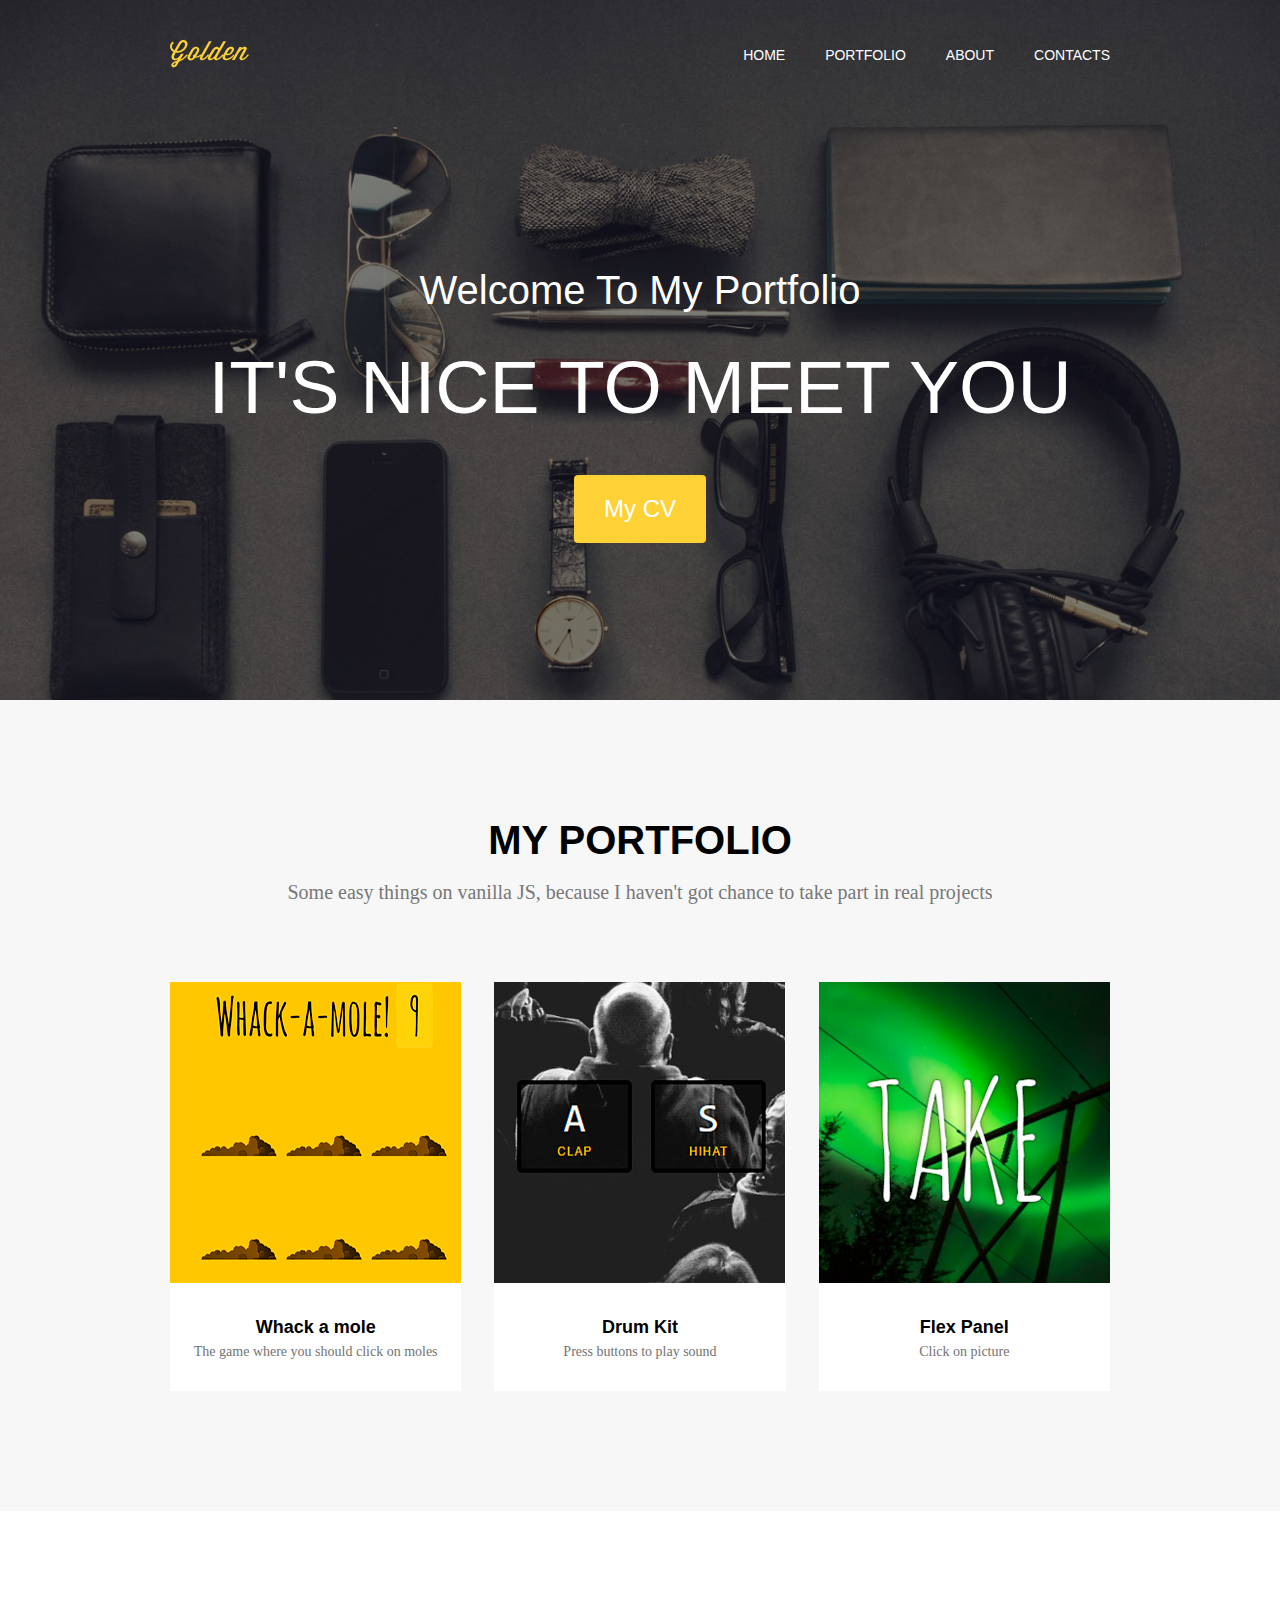
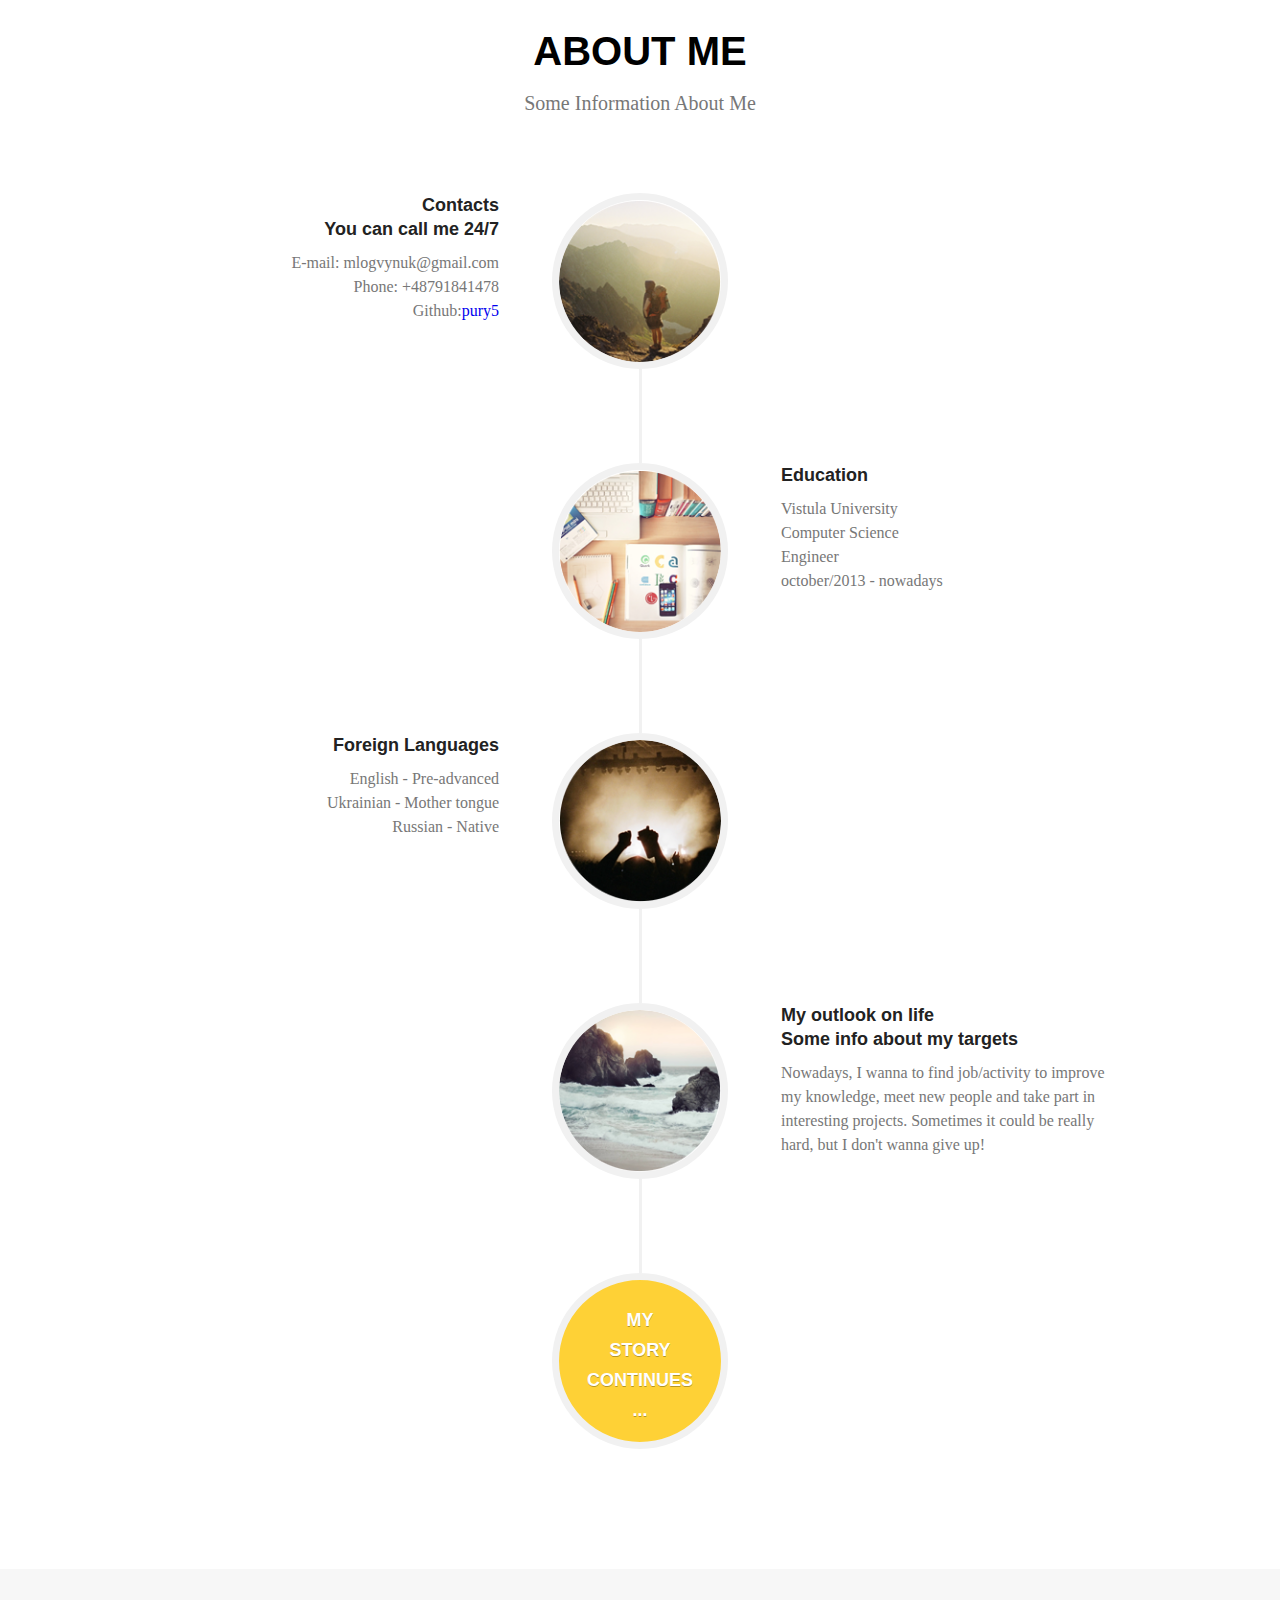
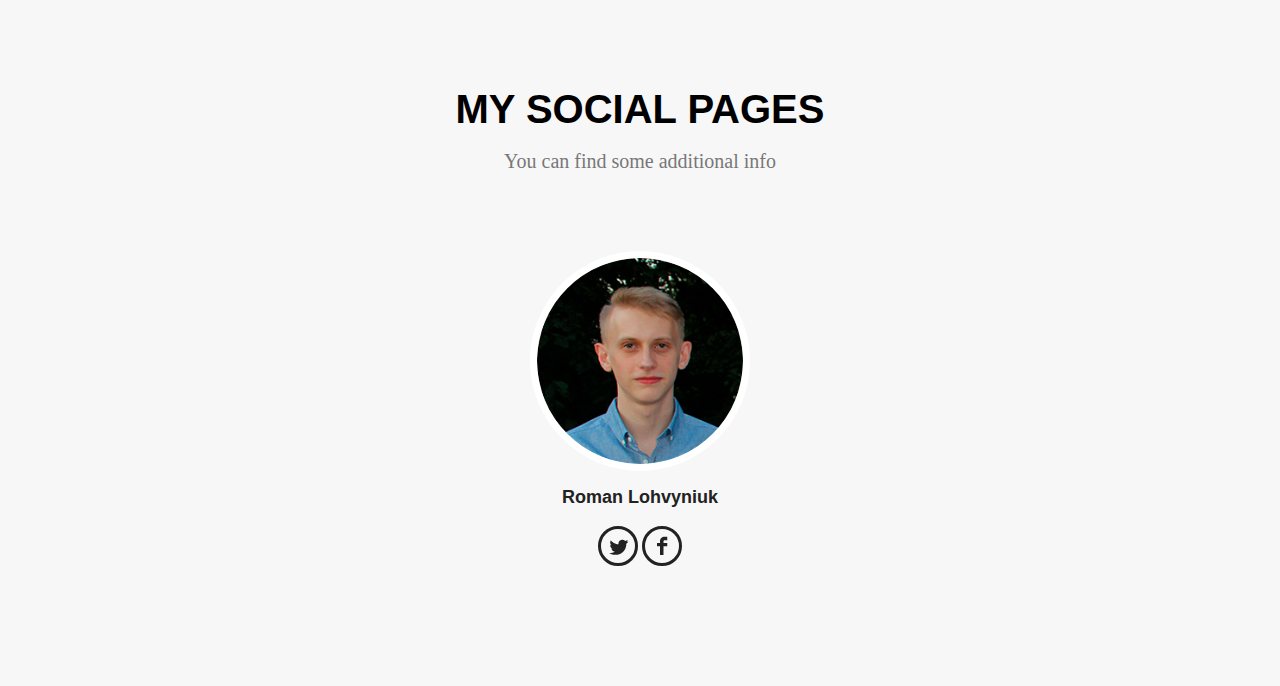
<file: index.html>
<!DOCTYPE html>
<html lang="en">
<head>
    <meta charset="UTF-8">
    <title>Roman Lohvyniuk - Portfolio</title>
    <link rel="icon" href="imgs/favicon.ico">
    <link rel="stylesheet" href="css/reset.css">
    <link rel="stylesheet" href="css/main.css">
    <script src="js/jquery-3.1.1.min.js"></script>
    <script src="js/main.js"></script>



</head>
<body>
<div id="scrollup"><img alt="Прокрутить вверх" src="imgs/up-arrow.png"></div>
<div id="wrapper">
    <header id="header">
        <div class="container">
            <div class="logo">
                <a href="index.html"><img src="imgs/header/Logo.png" alt="Golden"></a>
            </div>
            <nav>
                <ul>
                    <li id="nav-home"><a href="#" >Home</a></li>
                    <li id="nav-portfolio"><a href="#" >Portfolio</a></li>
                    <li id="nav-about"><a href="#">About</a></li>
                    <li id="nav-contacts"><a href="#">Contacts</a></li>
                </ul>
            </nav>
        </div>
    </header>
    <div id="home">
        <div class="container">
            <h3>Welcome To my Portfolio</h3>
            <h1>It's nice to meet you</h1>
            <button class="btn"><a href="https://drive.google.com/open?id=0B27Pe-iVgTqqVDUybFpZTFFhQ0E" target="_blank">My CV</a></button>
        </div>
    </div>
    <div id="portfolio" class="box">
        <div class="container">
            <h2 class="title" id="portfolio-jquery">My Portfolio</h2>
            <p class="descr">Some easy things on vanilla JS, because I haven't got chance to take part in real projects</p>
            <div class="portfolio-wrap">
            <div class="portfolio-item">
                <a href="projects/mole/whack-a-mole.html" target="_blank"><img src="imgs/portfolio/whak-a-mole.png" alt=""></a>
                <div class="p-item-footer">
                    <h4 class="item-title">Whack a mole</h4>
                    <span>The game where you should click on moles</span>
                </div>
            </div>
            <div class="portfolio-item">
                <a href="projects/drums/index.html" target="_blank"><img src="imgs/portfolio/drums.jpg" alt=""></a>
                <div class="p-item-footer">
                    <h4 class="item-title">Drum Kit</h4>
                    <span>Press buttons to play sound</span>
                </div>
            </div>
            <div class="portfolio-item">
                <a href="projects/flex/index.html" target="_blank"> <img src="imgs/portfolio/flex.jpg" alt=""></a>
                <div class="p-item-footer">
                    <h4 class="item-title">Flex Panel</h4>
                    <span>Click on picture</span>
                </div>
            </div>
            </div>
        </div>
    </div>
    <div id="about" name="about" class="about">
        <div class="container">
            <h2 class="title">About Me</h2>
            <p class="descr">Some Information About Me</p>
            <div class="about-wrap">
                <div class="about-item clearfix">
                    <div class="about-text left text-right">
                        <h5 class="title">Contacts<br/> You can call me 24/7 </h5>
                       <p> E-mail: mlogvynuk@gmail.com<br/>
                           Phone: +48791841478<br/>
                           Github:<a href="https://github.com/pury5">pury5</a>
                        </p>
                    </div>
                    <div class="about-img left">
                        <img src="imgs/about/Image3.png"/></div>
                </div>
                <div class="about-item clearfix">
                    <div class="about-text right text-left">
                        <h5 class="title">Education</h5>
                        <p>
                            Vistula University<br/>
                            Computer Science<br/>
                            Engineer<br/>
                            october/2013 - nowadays
                        </p>
                    </div>
                    <div class="about-img right">
                        <img src="imgs/about/Image.png"/></div>
                </div>
                <div class="about-item clearfix">
                    <div class="about-text left text-right">
                        <h5 class="title">Foreign Languages</h5>
                        <p>
                            English - Pre-advanced<br/>
                            Ukrainian - Mother tongue<br/>
                            Russian -  Native
                        </p>
                    </div>
                    <div class="about-img left">
                        <img src="imgs/about/Image4.png"/></div>
                </div>
                <div class="about-item clearfix">
                    <div class="about-text right text-left">
                        <h5 class="title">My outlook on life <br/>Some info about my targets</h5>
                        <p>Nowadays, I wanna to find job/activity to improve my knowledge,
                            meet new people and take part in interesting projects.
                            Sometimes it could be really hard, but I don't wanna give up!
                        </p>
                    </div>
                    <div class="about-img right">
                        <img src="imgs/about/Image2.png"/>
                    </div>
                </div>
                <p class="about-link">My <br /> Story <br/> Continues<br/> ...</p>
            </div>
        </div>
    </div>

    <div id="contacts" class="box">
        <div class="container">
            <h2 class="title">My Social Pages</h2>
            <p class="descr">You can find some additional info</p>
            <div class="social-wrap clearfix">
                <div class="team-item">
                    <img src="imgs/Info/Container.png" width="220" height="220" alt=""/>
                    <h5 class="title">Roman Lohvyniuk</h5>
                    <div class="social">
                        <a href="https://twitter.com/RomanLogvyniuk" class="ic-tw">&nbsp;</a>
                        <a href="https://www.facebook.com/roman.logvyniuk" class="ic-fb">&nbsp;</a>
                    </div>
                </div>
            </div>
        </div>
    </div>
</div>
</body>
</html>
</file>
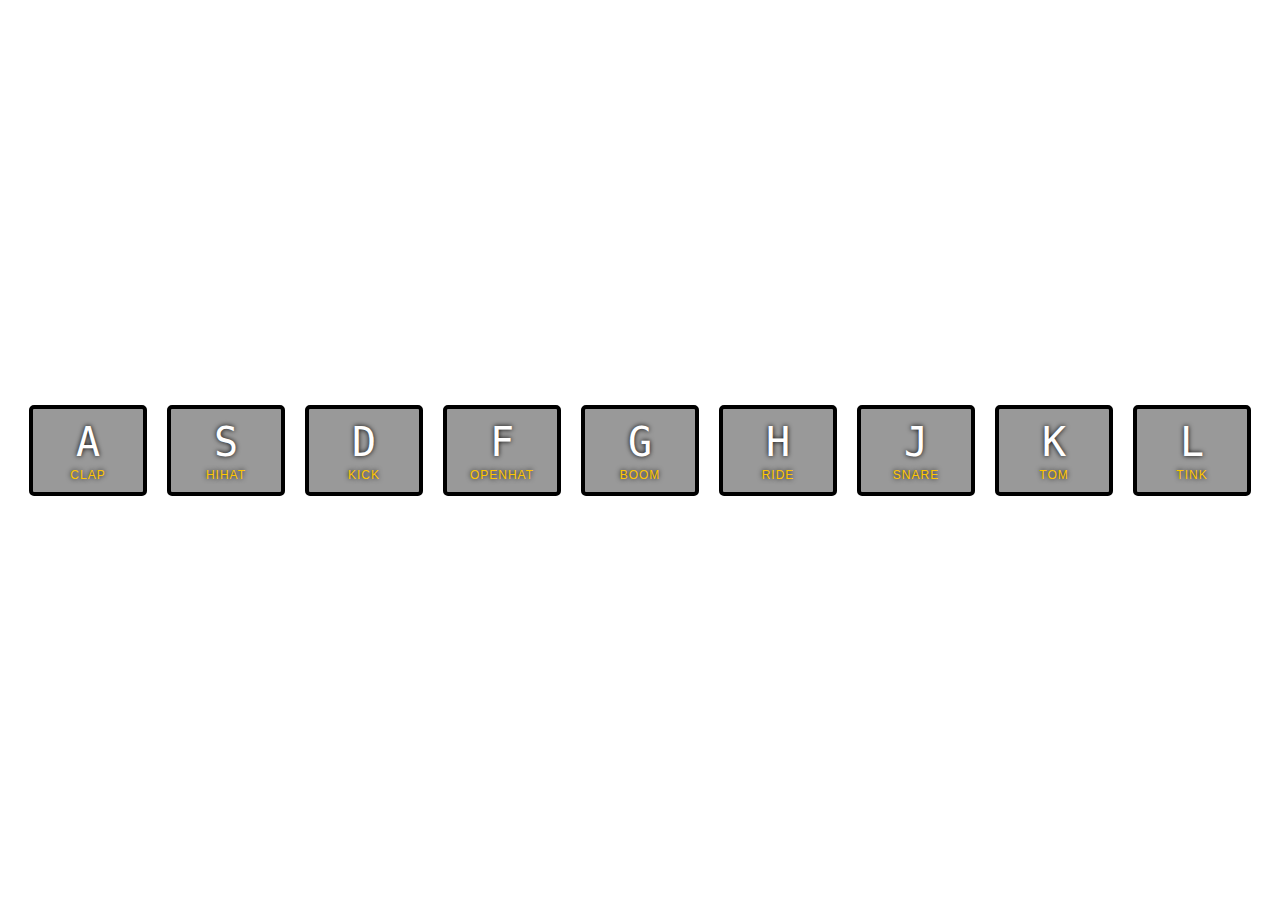
<file: projects/drums/index.html>
<!DOCTYPE html>
<html lang="en">
<head>
  <meta charset="UTF-8">
  <title>JS Drum Kit</title>
  <link rel="stylesheet" href="style.css">
</head>
<body>


  <div class="keys">
    <div data-key="65" class="key">
      <kbd>A</kbd>
      <span class="sound">clap</span>
    </div>
    <div data-key="83" class="key">
      <kbd>S</kbd>
      <span class="sound">hihat</span>
    </div>
    <div data-key="68" class="key">
      <kbd>D</kbd>
      <span class="sound">kick</span>
    </div>
    <div data-key="70" class="key">
      <kbd>F</kbd>
      <span class="sound">openhat</span>
    </div>
    <div data-key="71" class="key">
      <kbd>G</kbd>
      <span class="sound">boom</span>
    </div>
    <div data-key="72" class="key">
      <kbd>H</kbd>
      <span class="sound">ride</span>
    </div>
    <div data-key="74" class="key">
      <kbd>J</kbd>
      <span class="sound">snare</span>
    </div>
    <div data-key="75" class="key">
      <kbd>K</kbd>
      <span class="sound">tom</span>
    </div>
    <div data-key="76" class="key">
      <kbd>L</kbd>
      <span class="sound">tink</span>
    </div>
  </div>

  <audio data-key="65" src="sounds/clap.wav"></audio>
  <audio data-key="83" src="sounds/hihat.wav"></audio>
  <audio data-key="68" src="sounds/kick.wav"></audio>
  <audio data-key="70" src="sounds/openhat.wav"></audio>
  <audio data-key="71" src="sounds/boom.wav"></audio>
  <audio data-key="72" src="sounds/ride.wav"></audio>
  <audio data-key="74" src="sounds/snare.wav"></audio>
  <audio data-key="75" src="sounds/tom.wav"></audio>
  <audio data-key="76" src="sounds/tink.wav"></audio>

<script>
  function removeTransition(e) {
    if (e.propertyName !== 'transform') return;
    e.target.classList.remove('playing');
  }

  function playSound(e) {
    const audio = document.querySelector(`audio[data-key="${e.keyCode}"]`);
    const key = document.querySelector(`div[data-key="${e.keyCode}"]`);
    if (!audio) return;

    key.classList.add('playing');
    audio.currentTime = 0;
    audio.play();
  }

  const keys = Array.from(document.querySelectorAll('.key'));
  keys.forEach(key => key.addEventListener('transitionend', removeTransition));
  window.addEventListener('keydown', playSound);
</script>


</body>
</html>
</file>
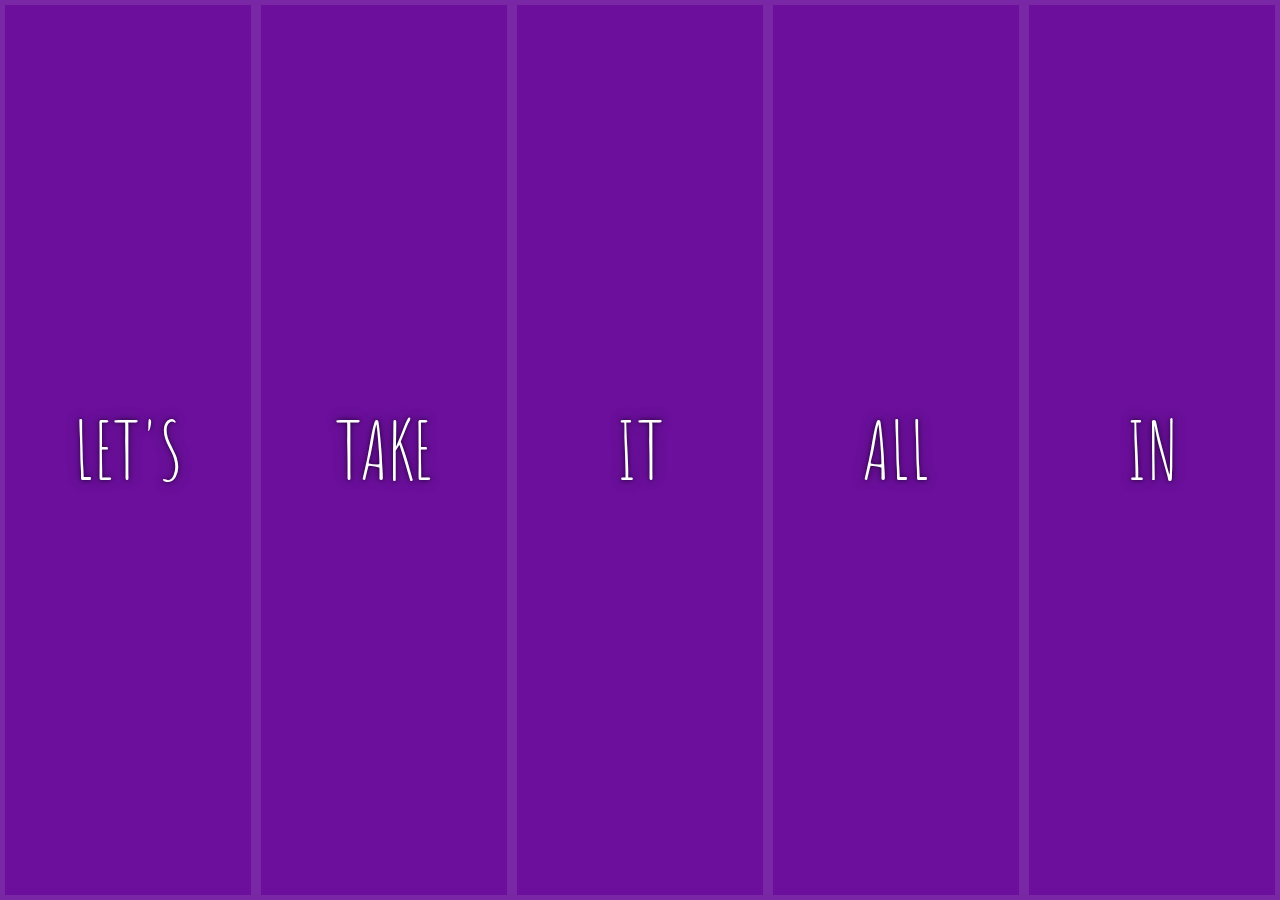
<file: projects/flex/index.html>
<!DOCTYPE html>
<html lang="en">
<head>
  <meta charset="UTF-8">
  <title>Flex Panels</title>
  <link href='https://fonts.googleapis.com/css?family=Amatic+SC' rel='stylesheet' type='text/css'>
</head>
<body>
  <style>
    html {
      box-sizing: border-box;
      background:#ffc600;
      font-family:'helvetica neue';
      font-size: 20px;
      font-weight: 200;
    }
    body {
      margin: 0;
    }
    *, *:before, *:after {
      box-sizing: inherit;
    }

    .panels {
      min-height:100vh;
      overflow: hidden;
      display: flex;
    }

    .panel {
      background:#6B0F9C;
      box-shadow:inset 0 0 0 5px rgba(255,255,255,0.1);
      color:white;
      text-align: center;
      align-items:center;
      /* Safari transitionend event.propertyName === flex */
      /* Chrome + FF transitionend event.propertyName === flex-grow */
      transition:
        font-size 0.7s cubic-bezier(0.61,-0.19, 0.7,-0.11),
        flex 0.7s cubic-bezier(0.61,-0.19, 0.7,-0.11),
        background 0.2s;
      font-size: 20px;
      background-size:cover;
      background-position:center;
      flex: 1;
      justify-content: center;
      display: flex;
      flex-direction: column;
    }


    .panel1 { background-image:url(https://source.unsplash.com/gYl-UtwNg_I/1500x1500); }
    .panel2 { background-image:url(https://source.unsplash.com/1CD3fd8kHnE/1500x1500); }
    .panel3 { background-image:url(https://images.unsplash.com/photo-1465188162913-8fb5709d6d57?ixlib=rb-0.3.5&q=80&fm=jpg&crop=faces&cs=tinysrgb&w=1500&h=1500&fit=crop&s=967e8a713a4e395260793fc8c802901d); }
    .panel4 { background-image:url(https://source.unsplash.com/ITjiVXcwVng/1500x1500); }
    .panel5 { background-image:url(https://source.unsplash.com/3MNzGlQM7qs/1500x1500); }

    /* Flex Items */
    .panel > * {
      margin:0;
      width: 100%;
      transition:transform 0.5s;
      flex: 1 0 auto;
      display:flex;
      justify-content: center;
      align-items: center;
    }

    .panel > *:first-child { transform: translateY(-100%); }
    .panel.open-active > *:first-child { transform: translateY(0); }
    .panel > *:last-child { transform: translateY(100%); }
    .panel.open-active > *:last-child { transform: translateY(0); }

    .panel p {
      text-transform: uppercase;
      font-family: 'Amatic SC', cursive;
      text-shadow:0 0 4px rgba(0, 0, 0, 0.72), 0 0 14px rgba(0, 0, 0, 0.45);
      font-size: 2em;
    }
    .panel p:nth-child(2) {
      font-size: 4em;
    }

    .panel.open {
      flex: 5;
      font-size:40px;
    }

    .cta {
      color:white;
      text-decoration: none;
    }

  </style>


  <div class="panels">
    <div class="panel panel1">
      <p>Hey</p>
      <p>Let's</p>
      <p>Dance</p>
    </div>
    <div class="panel panel2">
      <p>Give</p>
      <p>Take</p>
      <p>Receive</p>
    </div>
    <div class="panel panel3">
      <p>Experience</p>
      <p>It</p>
      <p>Today</p>
    </div>
    <div class="panel panel4">
      <p>Give</p>
      <p>All</p>
      <p>You can</p>
    </div>
    <div class="panel panel5">
      <p>Life</p>
      <p>In</p>
      <p>Motion</p>
    </div>
  </div>

  <script>
    const panels = document.querySelectorAll('.panel');

    function toggleOpen() {
      console.log('Hello');
      this.classList.toggle('open');
    }

    function toggleActive(e) {
      console.log(e.propertyName);
      if (e.propertyName.includes('flex')) {
        this.classList.toggle('open-active');
      }
    }

    panels.forEach(panel => panel.addEventListener('click', toggleOpen));
    panels.forEach(panel => panel.addEventListener('transitionend', toggleActive));
  </script>

</body>
</html>
</file>
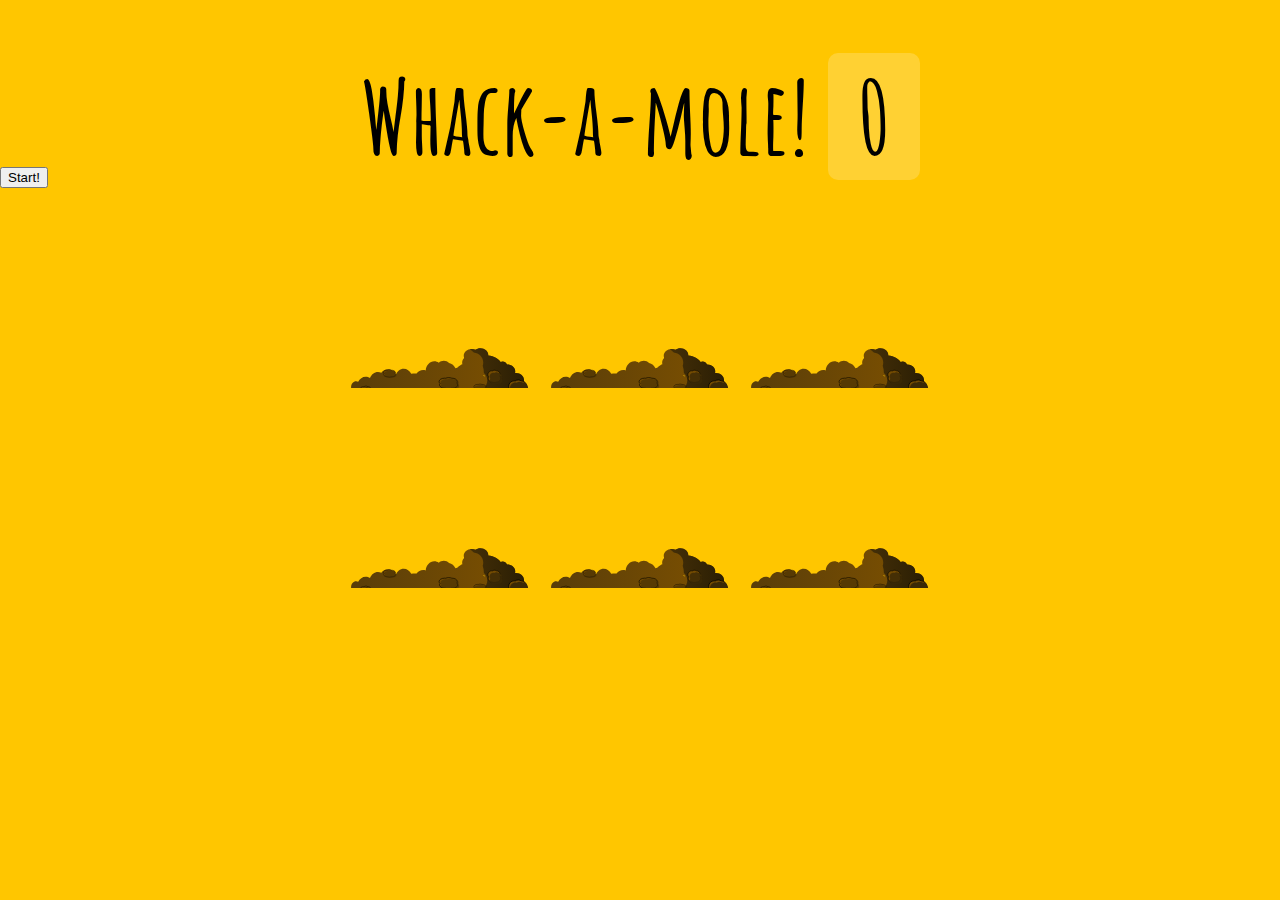
<file: projects/whack a mole.html>
<!DOCTYPE html>
<html lang="en">
<head>
  <meta charset="UTF-8">
  <title>Whack A Mole!</title>
  <link href='https://fonts.googleapis.com/css?family=Amatic+SC:400,700' rel='stylesheet' type='text/css'>
  <link rel="stylesheet" href="style.css">
</head>
<body>

  <h1>Whack-a-mole! <span class="score">0</span></h1>
  <button onClick="startGame()">Start!</button>

  <div class="game">
    <div class="hole hole1">
      <div class="mole"></div>
    </div>
    <div class="hole hole2">
      <div class="mole"></div>
    </div>
    <div class="hole hole3">
      <div class="mole"></div>
    </div>
    <div class="hole hole4">
      <div class="mole"></div>
    </div>
    <div class="hole hole5">
      <div class="mole"></div>
    </div>
    <div class="hole hole6">
      <div class="mole"></div>
    </div>
  </div>

<script>
  const holes = document.querySelectorAll('.hole');
  const scoreBoard = document.querySelector('.score');
  const moles = document.querySelectorAll('.mole');
  let lastHole;
  let timeUp = false;

  function randomTime(min, max) {
    return Math.floor(Math.random() * (max-min) + min);
  }
  function randomHole(holes) {
    const idx =Math.floor(Math.random() * holes.length);
    const hole = holes[idx];
    if(hole === lastHole){
      console.log("the same...")
      return randomHole(holes)
    }
    lastHole = hole;
    return hole;
  }

  function peep() {
    const time =randomTime(200, 1000);
    const hole = randomHole(holes);
    hole.classList.add('up');
    setTimeout(() => {
      hole.classList.remove('up')
    if(!timeUp) peep();
    }, time);
  }
  function startGame() {
    scoreBoard.textContent= 0;
    timeUp=false;
    score = 0;
    peep();
    setTimeout(() => timeUp  = true,  10000)
  }
  function bonk(e) {
    if(!e.isTrusted) return;
    score++;
    this.classList.remove('up');
    scoreBoard .textContent = score;
  }
  moles.forEach(mole => mole.addEventListener('click', bonk));
</script>
</body>
</html>
</file>
<file: css/main.css>
.clearfix:before, .clearfix:after {
    content: " ";
    display: table;
}

.clearfix:after { clear: both; }
.left{float: left}
.right{float: right}
.text-left{text-align: left}
.text-right{text-align: right}

header {
    position: absolute;
    top: 20px;
    padding: 20px 0;
    float: left;
    width: 100%;
}

.container {
    width: 940px;
    margin: 0 auto;
}

.logo {
    float: left;
}

a {
    text-decoration: none;
}

nav{
    float: right;
    padding-top: 7px;
}

nav li {
    float: left;
    margin-right: 40px;
}

nav li:last-child {margin-right:0;}

nav a {
    text-transform: uppercase;
    font: 14px Arial, sans-serif;
    color: #fff;
}

nav a:hover {
    color: #fed136;
}

#home {
    padding-top: 270px;
    height: 700px;
    text-align: center;
    color: #fff;
    background: #222 url("../imgs/header/home.jpg") no-repeat center bottom;
    -webkit-background-size: cover;
    -moz-background-size: cover;
    -o-background-size: cover;
    background-size: cover;
}

#home h3 {
    text-transform: capitalize;
    font: 40px/40px Arial, sans-serif;
    margin-bottom: 40px;
}

#home h1 {
    text-transform: uppercase;
    font: 75px/75px Arial, sans-serif;
    margin-bottom: 50px;
}

.btn {
    font: 24px/24px Arial, bold sans-serif;
    background-color: #fed136;
    color: #ffffff;
    padding: 22px 30px;
    display: inline-block;
    cursor: pointer;
    border: none;
    -webkit-border-radius: 4px;
    -moz-border-radius: 4px;
    border-radius: 4px;
}

.btn > a{
    font: 24px/24px Arial, bold, sans-serif;
    color: #ffffff;
}

.btn:hover {
    background: #e86a0c;
}

.box {
    padding: 120px 0 ;
}

#portfolio {
    background: #f7f7f7;
    text-align: center;
    overflow: hidden;
}

h2.title {
    font: bold 40px/40px Arial, sans-serif ;
    margin-bottom: 22px;
    text-transform: uppercase;
}

h5.title {
    margin-bottom:10px;
    font: bold 18px/18px Arial, sans-serif;
    color: #222;
}

.container > .descr{
    color: #777777;
    font: 20px/20px 'Times New Roman', sans-serif;
    margin-bottom: 80px;
}

.portfolio-item {
    float: left;
    width: 31%;
    margin-right:3.5%;
    background: #ffffff;
}

.portfolio-item:nth-child(3n){
    margin-right: 0;
}

.portfolio-item:nth-last-child(1),
.portfolio-item:nth-last-child(2),
.portfolio-item:nth-last-child(3) {
    margin-bottom: 0;
}

.p-item-footer > .item-title {
    font: 18px/18px Arial, sans-serif;
    font-weight: bolder;
    padding-bottom: 7px;
}

.portfolio-item span {
    color: #737373;
    font: 14px/14px 'Times New Roman', sans-serif;
}

.p-item-footer {
    padding: 30px 20px;
}

#about {
    text-align: center;
    padding: 120px 0;
}

.left-text {
    width: 317px;
    float: right;
}

.left-text > h3 {
    font: 18px/18px Arial bold;

}

.about-text {
    width: 35%;
}

.about-text h5 {
    line-height: 24px;
}

.about-text p {
    font-size: 16px;
    color: #777;
    line-height: 24px;
}


.about-img {
    width: 30%;
}

.about-img:after {
    content: "";
    display: block;
    margin: 0 auto;
    margin-top: -5px;
    height: 94px;
    width: 3px;
    background: #f1f1f1;
}

.about-img img, .about-link {
    width: 176px;
    height: 176px;
    display: inline-block;
    border: solid #f1f1f1 7px;
    -webkit-border-radius: 50%;
    -moz-border-radius: 50%;
    border-radius: 50%;
}

.about-link {
    padding-top: 25px;
    background: #fed136;
    text-transform: uppercase;
    font: bold 18px/30px Arial, sans-serif ;
    color: #ffffff;
    text-shadow: 0 1px rgba(0,0,0,.3);
}

#contacts {
    text-align: center;
    background: #f7f7f7;
}

.team-item img {
    margin-bottom: 12px;
    border: 7px solid #fff;
    -webkit-border-radius: 50%;
    -moz-border-radius: 50%;
    border-radius: 50%;

}

.social a {
    display: inline-block;
    width: 40px;
    height: 40px;
    background: url("../imgs/about/social-spite.png") no-repeat;
    margin-top: 10px;
    border: solid 3px #222;
    -webkit-border-radius: 50%;
       -moz-border-radius: 50%;
            border-radius: 50%;
}

.social .ic-tw {
    background-position:0 0;
}

.social .ic-fb {
    background-position:-40px 0 ;
}

.social .ic-tw:hover {
    border-color: #00aced;
    background-color: #00aced;
    background-position:0 -40px;
}

.social .ic-fb:hover {
    border-color: #3b5998;
    background-color: #3b5998;
    background-position:-40px -40px ;
}


.message .left, .message .right {
    width: 48%;
}

.message input,
.message textarea {
    background: #fff;
    margin-bottom: 30px;
    padding: 15px 20px;
    width: 100%;
    box-shadow: none;
    -webkit-border-radius: 4px;
       -moz-border-radius: 4px;
            border-radius: 4px;
}

.message input{
    height: 50px;
    border: 1px solid #ccc;
}

.message textarea {
    height: 230px;
    border: none;
    resize: none;
}

::-webkit-input-placeholder {
    font: bold 14px/14px Arial, sans-serif;
    text-transform: uppercase;
    color: #bbb;
}

::-moz-placeholder {
    font: bold 14px/14px Arial, sans-serif;
    text-transform: uppercase;
    color: #bbb;
}
label {
    font: 18px/18px Arial, sans-serif;
    color: #fff;
}


#scrollup {
    position: fixed;
    opacity: 0.8; /
    padding: 15px 10px 10px;
    background: #aaa;
    border-radius: 5px;
    -webkit-border-radius: 5px;
    -moz-border-radius: 5px;
    left: 10px;
    top: 5%;
    display: none;
    cursor: pointer;
}
#scrollup:hover {
    background: #D1E2E8;
}
#scrollup img {
    width: 30px;
    height: 30px;
}
</file>
<file: projects/drums/style.css>
html {
  font-size: 10px;
  background:url(http://i.imgur.com/b9r5sEL.jpg) bottom center;
  background-size: cover;
}
body,html {
  margin: 0;
  padding: 0;
  font-family: sans-serif;
}

.keys {
  display:flex;
  flex:1;
  min-height:100vh;
  align-items: center;
  justify-content: center;
}

.key {
  border:4px solid black;
  border-radius:5px;
  margin:1rem;
  font-size: 1.5rem;
  padding:1rem .5rem;
  transition:all .07s;
  width:100px;
  text-align: center;
  color:white;
  background:rgba(0,0,0,0.4);
  text-shadow:0 0 5px black;
}

.playing {
  transform:scale(1.1);
  border-color:#ffc600;
  box-shadow: 0 0 10px #ffc600;
}

kbd {
  display: block;
  font-size: 40px;
}

.sound {
  font-size: 1.2rem;
  text-transform: uppercase;
  letter-spacing: 1px;
  color:#ffc600;
}
</file>
<file: projects/style.css>
html {
  box-sizing: border-box;
  font-size: 10px;
  background: #ffc600;
}

*, *:before, *:after {
  box-sizing: inherit;
}

body {
  padding: 0;
  margin:0;
  font-family: 'Amatic SC', cursive;
}

h1 {
  text-align: center;
  font-size: 10rem;
  line-height:1;
  margin-bottom: 0;
}

.score {
  background:rgba(255,255,255,0.2);
  padding:0 3rem;
  line-height:1;
  border-radius:1rem;
}

.game {
  width:600px;
  height:400px;
  display:flex;
  flex-wrap:wrap;
  margin:0 auto;
}

.hole {
  flex: 1 0 33.33%;
  overflow: hidden;
  position: relative;
}

.hole:after {
  display: block;
  background: url(dirt.svg) bottom center no-repeat;
  background-size:contain;
  content:'';
  width: 100%;
  height:70px;
  position: absolute;
  z-index: 2;
  bottom:-30px;
}

.mole {
  background:url('mole.svg') bottom center no-repeat;
  background-size:60%;
  position: absolute;
  top: 100%;
  width: 100%;
  height: 100%;
  transition:all 0.4s;
}

.hole.up .mole {
  top:0;
}
</file>
